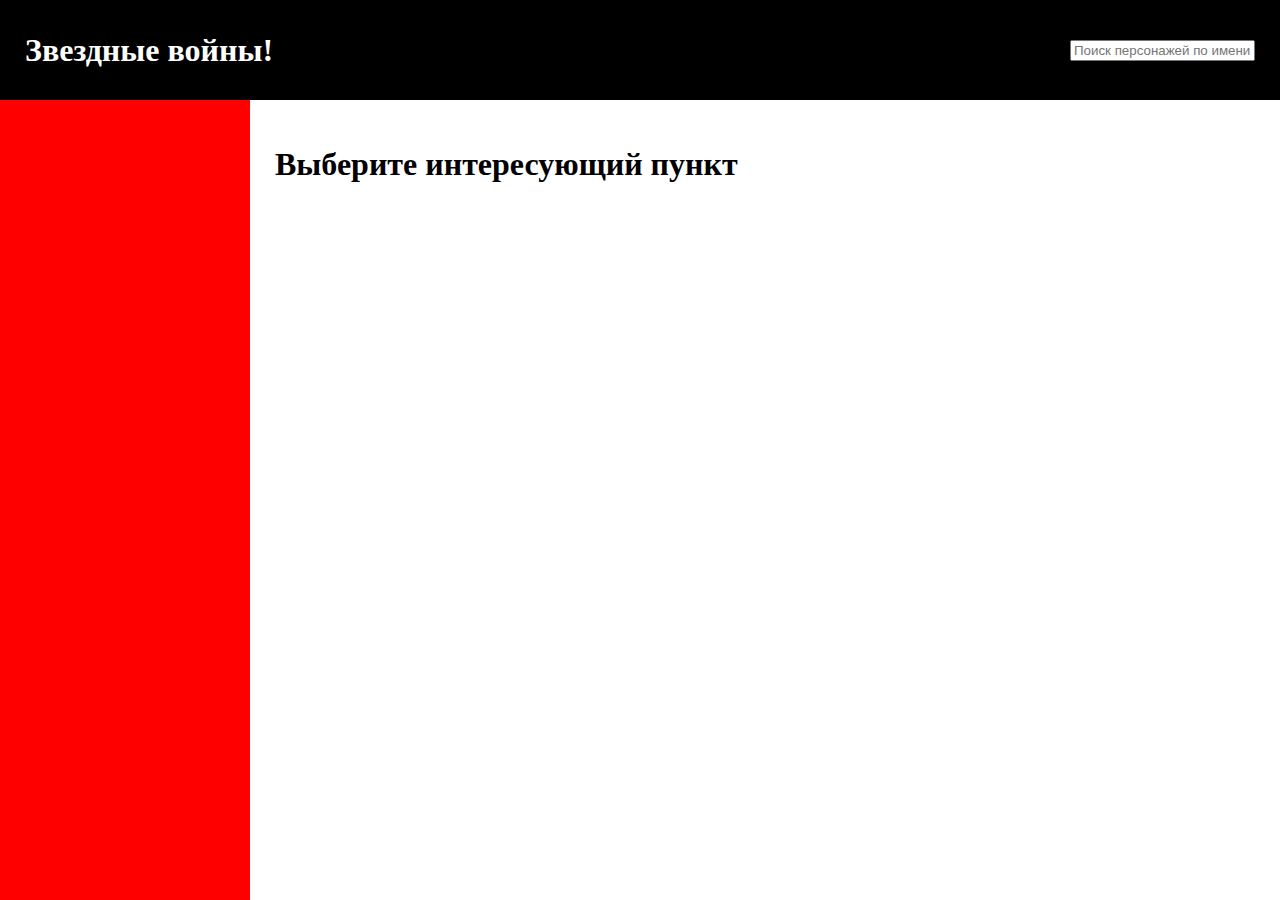
<file: index.html>
<!DOCTYPE html>
<html lang="en">

<head>
    <meta charset="UTF-8">
    <meta name="viewport" content="width=device-width, initial-scale=1.0">
    <meta http-equiv="X-UA-Compatible" content="ie=edge">
    <title>Start Wars</title>
    <link rel="stylesheet" href="./style.css">
</head>

<body>
    <header>
        <h1>Звездные войны!</h1>
        <form action="#">
            <input type="text" id="search" placeholder="Поиск персонажей по имени">
        </form>
    </header>
    <div class="wrapper">
        <aside>
            <ul id="main_sidebar">
            </ul>
        </aside>

        <section class="tab_container " id="tab_container">
            <h1>Выберите интересующий пункт</h1>

        </section>
    </div>

    <script src="./script.js"></script>
</body>

</html>
</file>
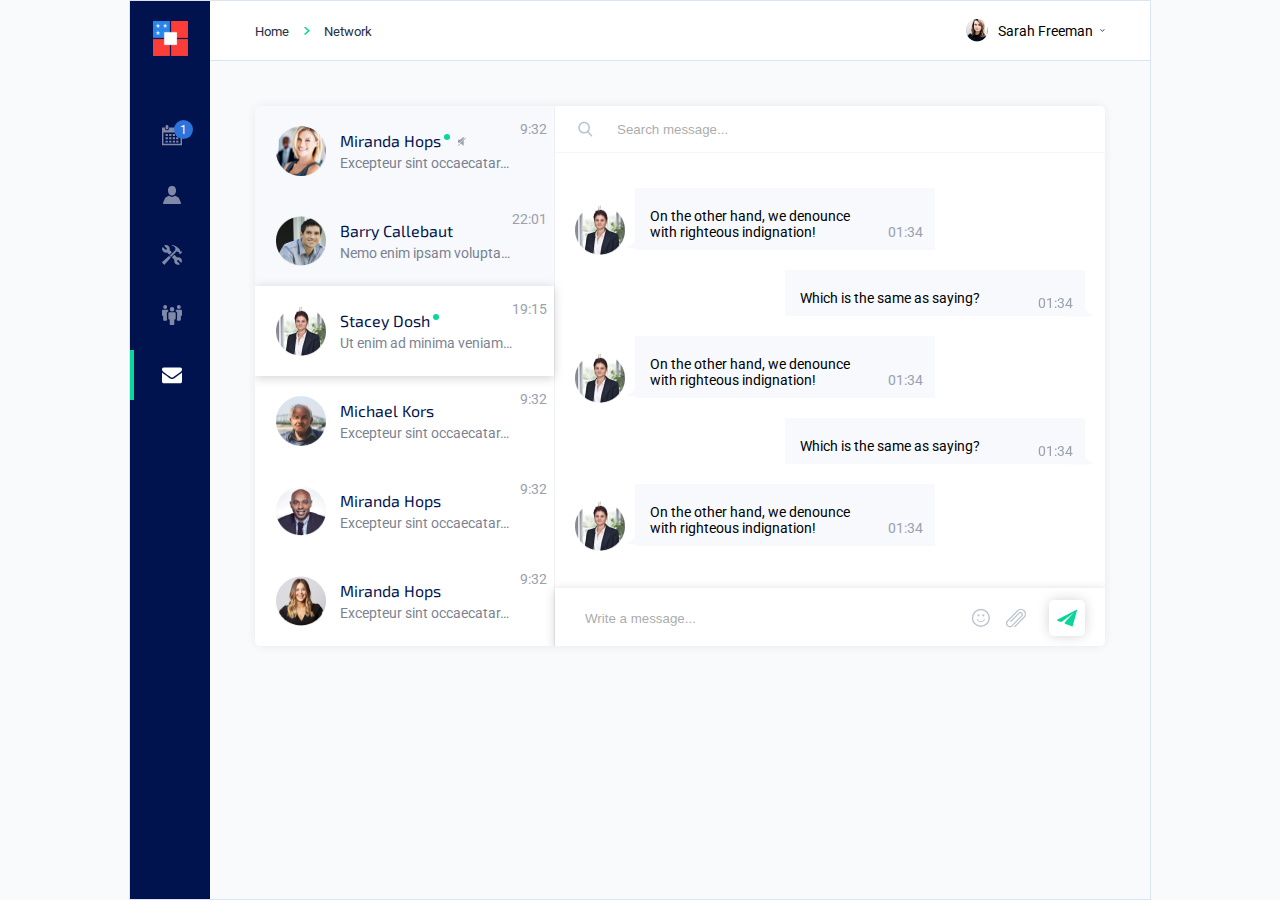
<file: new_messages/index.html>
<!DOCTYPE html>
<html lang="en">

<head>
	<meta charset="UTF-8">
	<title>Messenger</title>
	<link rel="stylesheet" href="css/main.css">
</head>

<body>
	<div class="wrapper">
		<aside class="sidebar">
			<a class="sidebar__logo" href="#"><img src="./img/logo.svg" alt="Logo"></a>
			<ul class="navigation">
				<li class="navigation__item navigation__item--notification">
					<a href="">
						<img src="./img/icon-3.svg" alt="Date">
						<span>1</span>
					</a>
				</li>
				<li class="navigation__item">
					<a href="#">
						<img src="./img/my_profile.svg" alt="profile">
					</a>
				</li>
				<li class="navigation__item">
					<a href="">
						<img src="./img/handyman-tools.svg" alt="tools">
					</a>
				</li>
				<li class="navigation__item">
					<a href="#">
						<img src="./img/team-2.svg" alt="">
					</a>
				</li>
				<li class="navigation__item navigation__item--active">
					<a href="#">
						<img src="./img/messages.svg" alt="message">
					</a>
				</li>
			</ul>
		</aside>
		<section class="main_content">
			<div class="main_content_top">
				<ul class="main_content_top__breadcrumb">
					<li><a href="#">Home</a></li>
					<li><a href="#">Network</a></li>
				</ul>
				<div class="main_content_top__profile">
					<img class="profile_avatar" src="./img/Oval2.1.png" alt="Avatar">
					<span class="profile_name">Sarah Freeman</span>
					<img class="profile_toggler" src="./img/ShapeShow.svg" alt="">
				</div>
			</div>

			<div class="main_content__message_block_wrapper">
				<div class="main_content__message_block">
					<ul class="friends_list">

						<li class="friends_list__item friends_list__item--online friends_list__item--mute friends_list__item--notification">
							<span class="friends_list__time time">9:32</span>
							<img src="./img/Oval2(1).png" alt="Photo" class="friends_list__photo">
							<span class="friends_list__name">
								Miranda Hops
								<span class="friends_list__mute">
									<img src="./img/Group_mute.svg" alt="">
								</span>
							</span>
							<p class="friends_list__message">Excepteur sint occaecatar…</p>
						</li>


						<li class="friends_list__item friends_list__item--notification">
							<span class="friends_list__time time">22:01</span>
							<img src="./img/Oval2.png" alt="Photo" class="friends_list__photo">
							<span class="friends_list__name">
								Barry Callebaut
								<span class="friends_list__mute">
									<img src="./img/Group_mute.svg" alt="">
								</span>
							</span>
							<p class="friends_list__message">Nemo enim ipsam volupta…</p>
						</li>


						<li class="friends_list__item friends_list__item--online friends_list__item--active">
							<span class="friends_list__time time">19:15</span>
							<img src="./img/Oval2(2).png" alt="Photo" class="friends_list__photo">
							<span class="friends_list__name">
								Stacey Dosh
								<span class="friends_list__mute">
									<img src="./img/Group_mute.svg" alt="">
								</span>
							</span>
							<p class="friends_list__message">Ut enim ad minima veniam…</p>
						</li>



						<li class="friends_list__item">
							<span class="friends_list__time time">9:32</span>
							<img src="./img/Oval2(3).png" alt="Photo" class="friends_list__photo">
							<span class="friends_list__name">
								Michael Kors
								<span class="friends_list__mute">
									<img src="./img/Group_mute.svg" alt="">
								</span>
							</span>
							<p class="friends_list__message">Excepteur sint occaecatar…</p>
						</li>



						<li class="friends_list__item">
							<span class="friends_list__time time">9:32</span>
							<img src="./img/Oval2(4).png" alt="Photo" class="friends_list__photo">
							<span class="friends_list__name">
								Miranda Hops
								<span class="friends_list__mute">
									<img src="./img/Group_mute.svg" alt="">
								</span>
							</span>
							<p class="friends_list__message">Excepteur sint occaecatar…</p>
						</li>


						<li class="friends_list__item ">
							<span class="friends_list__time time">9:32</span>
							<img src="./img/Oval2(5).png" alt="Photo" class="friends_list__photo">
							<span class="friends_list__name">
								Miranda Hops
								<span class="friends_list__mute">
									<img src="./img/Group_mute.svg" alt="">
								</span>
							</span>
							<p class="friends_list__message">Excepteur sint occaecatar…</p>
						</li>


					</ul>

					<div class="main_content__chat">
						<div class="chat__search">
							<form action="#">
								<button type="submit"></button>
								<input type="text" placeholder="Search message...">
							</form>
						</div>
						<div class="chat__main_block">
							<div class="chat_item chat_item--received">
								<img class="chat_item__photo" src="./img/Oval2(2).png" alt="">
								<div class="chat_item__message chat_item__message ">
									<p>On the other hand, we denounce with righteous indignation! </p>
									<span class="chat_item__time time">01:34</span>
								</div>
							</div>

							<div class="chat_item chat_item--send">
								<p class="chat_item__message">Which is the same as saying?</p>
								<span class="chat_item__time time">01:34</span>
							</div>

							<div class="chat_item chat_item--received">
								<img class="chat_item__photo" src="./img/Oval2(2).png" alt="">
								<div class="chat_item__message chat_item__message ">
									<p>On the other hand, we denounce with righteous indignation! </p>
									<span class="chat_item__time time">01:34</span>
								</div>
							</div>
							<div class="chat_item chat_item--send">
								<p class="chat_item__message">Which is the same as saying?</p>
								<span class="chat_item__time time">01:34</span>
							</div>


							<div class="chat_item chat_item--received">
								<img class="chat_item__photo" src="./img/Oval2(2).png" alt="">
								<div class="chat_item__message chat_item__message ">
									<p>On the other hand, we denounce with righteous indignation! </p>
									<span class="chat_item__time time">01:34</span>
								</div>
							</div>
							<p class="chat_item__date">Сообщения за 21.10.18</p>

							<div class="chat_item chat_item--send">
								<p class="chat_item__message">Which is the same as saying?</p>
								<span class="chat_item__time time">01:34</span>
							</div>

							<div class="chat_item chat_item--received">
								<img class="chat_item__photo" src="./img/Oval2(2).png" alt="">
								<div class="chat_item__message chat_item__message ">
									<p>On the other hand, we denounce with righteous indignation! </p>
									<span class="chat_item__time time">01:34</span>
								</div>
							</div>
							<div class="chat_item chat_item--send">
								<p class="chat_item__message">Which is the same as saying?</p>
								<span class="chat_item__time time">01:34</span>
							</div>


							<div class="chat_item chat_item--received">
								<img class="chat_item__photo" src="./img/Oval2(2).png" alt="">
								<div class="chat_item__message chat_item__message ">
									<p>On the other hand, we denounce with righteous indignation! </p>
									<span class="chat_item__time time">01:34</span>
								</div>
							</div>

							<p class="chat_item__date">Сообщения за 21.10.18</p>

							<div class="chat_item chat_item--send">
								<p class="chat_item__message">Which is the same as saying?</p>
								<span class="chat_item__time time">01:34</span>
							</div>

							<div class="chat_item chat_item--received">
								<img class="chat_item__photo" src="./img/Oval2(2).png" alt="">
								<div class="chat_item__message chat_item__message ">
									<p>On the other hand, we denounce with righteous indignation! </p>
									<span class="chat_item__time time">01:34</span>
								</div>
							</div>
							<div class="chat_item chat_item--send">
								<p class="chat_item__message">Which is the same as saying?</p>
								<span class="chat_item__time time">01:34</span>
							</div>

						</div>
						<div class="chat__write_message">
							<input type="text" placeholder="Write a message...">
							<div class="message_icons">
								<span class="message_icons__item">
									<img src="./img/Shape.svg" alt="">
								</span>
								<span class="message_icons__item">
									<img src="./img/Shape_(1).svg" alt="">
								</span>
								<span class="message_icons__item">
									<img src="./img/Shape_(3).svg" alt="">
								</span>
							</div>
						</div>
					</div>
				</div>
			</div>

		</section>
	</div>
</body>

</html>
</file>
<file: style.css>
* {
    box-sizing: border-box;
}
body {
    margin: 0px;
    color: #ffffff
}

header {
    display: flex;
    justify-content: space-between;
    align-items: center;
    height: 100px;
    padding: 0 25px; 
    background-color: #000000;
}

.wrapper {
    display: flex;
    justify-content: space-between;
    align-items: flex-start;
    height: calc(100vh - 100px);
    overflow: hidden;
}

aside {
    height: 100%;
}

#main_sidebar {
    height: 100%;
    width: 250px;
    margin: 0px;
    background-color: red;
    list-style: none;
    text-align: left;
    padding: 25px 0;
}

.main_sidebar__item {
    padding: 20px;
    cursor: pointer;
}

.main_sidebar__item:hover {
    transition: 0.5;
    background-color: rgba(0,0,0,0.5);
}

.main_sidebar__item--active {
    background-color: rgba(0,0,0,0.7);
}


.tab_container {
    width: calc(100% - 250px);
    height: 100%;
    overflow-y: scroll;
    display: flex;
    justify-content: space-between;
    align-items: flex-start;
    flex-wrap: wrap;
    padding: 25px;
    color: #000000;
}

.render_item {
    width: 49%;
    min-height: 350px;
    display: flex;
    justify-content: space-between;
    align-items: flex-start;
    flex-wrap: wrap;
    margin-bottom: 25px;
    padding: 10px;
    overflow: hidden;
    border: 1px solid #000000;
    border-radius: 10px;
    word-wrap: break-word;
}

.render_item--single {
    width: 100%;
}


.render_item__child {
    width: 50%;
    margin-bottom: 15px;
}

.render_item__child--link,
.render_item__child--recurse {
    width: 100%; 
    margin-bottom: 15px;
    font-weight: bold;
    cursor: pointer;
}


/* .tab {
    display: none;
    padding-top: 30px;
} */
</file>
<file: new_messages/css/main.css>
@import url("https://fonts.googleapis.com/css?family=Exo+2:500|Roboto");
* {
  -webkit-box-sizing: border-box;
          box-sizing: border-box; }

a {
  text-decoration: none; }

ul {
  padding: 0;
  list-style: none; }

p {
  margin: 0; }

input {
  border: 0;
  outline: 0;
  outline-offset: 0;
  color: #252F48;
  opacity: 0.6; }

body {
  margin: 0;
  padding: 0;
  font-size: 14px;
  font-family: "Roboto", sans-serif;
  background-color: #F9FAFC; }

.wrapper {
  min-height: 100vh;
  display: -webkit-box;
  display: -webkit-flex;
  display: -ms-flexbox;
  display: flex;
  -webkit-box-pack: justify;
  -webkit-justify-content: space-between;
      -ms-flex-pack: justify;
          justify-content: space-between;
  width: 1022px;
  margin: 0 auto;
  border: 1px solid #DAE4F2; }

.sidebar {
  width: 80px;
  display: -webkit-box;
  display: -webkit-flex;
  display: -ms-flexbox;
  display: flex;
  -webkit-box-align: center;
  -webkit-align-items: center;
      -ms-flex-align: center;
          align-items: center;
  -webkit-box-pack: start;
  -webkit-justify-content: flex-start;
      -ms-flex-pack: start;
          justify-content: flex-start;
  -webkit-box-orient: vertical;
  -webkit-box-direction: normal;
  -webkit-flex-direction: column;
      -ms-flex-direction: column;
          flex-direction: column;
  background-color: #01134E; }
  .sidebar__logo img {
    display: block;
    width: 35px;
    height: 35px;
    margin-top: 20px;
    margin-bottom: 40px; }

.navigation {
  width: 100%;
  display: -webkit-box;
  display: -webkit-flex;
  display: -ms-flexbox;
  display: flex;
  -webkit-box-align: center;
  -webkit-align-items: center;
      -ms-flex-align: center;
          align-items: center;
  -webkit-box-pack: start;
  -webkit-justify-content: flex-start;
      -ms-flex-pack: start;
          justify-content: flex-start;
  -webkit-box-orient: vertical;
  -webkit-box-direction: normal;
  -webkit-flex-direction: column;
      -ms-flex-direction: column;
          flex-direction: column; }
  .navigation__item {
    width: 100%;
    height: 50px;
    margin-bottom: 10px;
    border-left: 4px solid transparent;
    position: relative; }
    .navigation__item img {
      opacity: 0.5; }
    .navigation__item:hover {
      border-color: #0AD69C; }
      .navigation__item:hover img {
        opacity: 1; }
    .navigation__item--active {
      border-color: #0AD69C; }
      .navigation__item--active img {
        opacity: 1; }
    .navigation__item--notification span {
      width: 19px;
      height: 19px;
      display: -webkit-box;
      display: -webkit-flex;
      display: -ms-flexbox;
      display: flex;
      -webkit-box-pack: center;
      -webkit-justify-content: center;
          -ms-flex-pack: center;
              justify-content: center;
      -webkit-box-align: center;
      -webkit-align-items: center;
          -ms-flex-align: center;
              align-items: center;
      position: absolute;
      left: 40px;
      top: 10px;
      font-size: 12px;
      color: #ffffff;
      background-color: #2A74DB;
      -webkit-border-radius: 50%;
              border-radius: 50%; }
    .navigation__item a {
      display: -webkit-box;
      display: -webkit-flex;
      display: -ms-flexbox;
      display: flex;
      -webkit-box-pack: center;
      -webkit-justify-content: center;
          -ms-flex-pack: center;
              justify-content: center;
      -webkit-box-align: center;
      -webkit-align-items: center;
          -ms-flex-align: center;
              align-items: center;
      height: 100%;
      width: 100%; }

.main_content {
  width: -webkit-calc(100% - 80px);
  width: calc(100% - 80px); }
  .main_content_top {
    height: 60px;
    padding: 0 45px;
    display: -webkit-box;
    display: -webkit-flex;
    display: -ms-flexbox;
    display: flex;
    -webkit-box-pack: justify;
    -webkit-justify-content: space-between;
        -ms-flex-pack: justify;
            justify-content: space-between;
    -webkit-box-align: center;
    -webkit-align-items: center;
        -ms-flex-align: center;
            align-items: center;
    border-bottom: 1px solid #DAE4F2;
    background-color: #ffffff; }
    .main_content_top__breadcrumb {
      margin: 0;
      display: -webkit-box;
      display: -webkit-flex;
      display: -ms-flexbox;
      display: flex;
      -webkit-box-pack: start;
      -webkit-justify-content: flex-start;
          -ms-flex-pack: start;
              justify-content: flex-start;
      align-itms: center; }
      .main_content_top__breadcrumb li a {
        color: #252F48;
        font-size: 13px;
        line-height: 15px;
        padding-right: 25px;
        margin-right: 10px;
        position: relative; }
        .main_content_top__breadcrumb li a:after {
          content: '';
          display: block;
          position: absolute;
          width: 7px;
          height: 9px;
          right: 4px;
          top: 50%;
          -webkit-transform: translateY(-50%);
              -ms-transform: translateY(-50%);
                  transform: translateY(-50%);
          background-image: url(../img/Vector_brdcr.svg);
          background-position: center center;
          background-repeat: no-repeat; }
      .main_content_top__breadcrumb li:last-child a:after {
        display: none; }

.main_content_top__profile {
  display: -webkit-box;
  display: -webkit-flex;
  display: -ms-flexbox;
  display: flex;
  -webkit-box-pack: center;
  -webkit-justify-content: center;
      -ms-flex-pack: center;
          justify-content: center;
  -webkit-box-align: center;
  -webkit-align-items: center;
      -ms-flex-align: center;
          align-items: center;
  cursor: pointer; }

.profile_avatar {
  width: 22px;
  height: auto;
  display: inline-block;
  margin-right: 10px; }

.profile_toggler {
  width: 5px;
  height: auto;
  display: inline-block;
  margin-left: 7px; }

.main_content__message_block_wrapper {
  padding: 45px; }

.main_content__message_block {
  width: 100%;
  display: -webkit-box;
  display: -webkit-flex;
  display: -ms-flexbox;
  display: flex;
  -webkit-box-pack: justify;
  -webkit-justify-content: space-between;
      -ms-flex-pack: justify;
          justify-content: space-between;
  background-color: #ffffff;
  -webkit-border-radius: 5px;
          border-radius: 5px;
  -webkit-box-shadow: 0px 0px 12px -2px rgba(0, 0, 0, 0.1);
          box-shadow: 0px 0px 12px -2px rgba(0, 0, 0, 0.1);
  max-height: 540px;
  overflow: hidden; }

.friends_list {
  width: 300px;
  margin: 0;
  border-right: 1px solid #EDF0F4; }
  .friends_list__item {
    position: relative;
    display: -webkit-box;
    display: -webkit-flex;
    display: -ms-flexbox;
    display: flex;
    -webkit-align-content: center;
        -ms-flex-line-pack: center;
            align-content: center;
    -webkit-box-pack: start;
    -webkit-justify-content: flex-start;
        -ms-flex-pack: start;
            justify-content: flex-start;
    -webkit-flex-wrap: wrap;
        -ms-flex-wrap: wrap;
            flex-wrap: wrap;
    padding-left: 85px;
    padding-right: 35px;
    height: 90px;
    cursor: pointer; }
    .friends_list__item--active {
      -webkit-box-shadow: 0px 2px 10px 0px rgba(0, 0, 0, 0.18);
              box-shadow: 0px 2px 10px 0px rgba(0, 0, 0, 0.18); }
    .friends_list__item--mute .friends_list__mute {
      display: block;
      position: absolute;
      top: 50%;
      -webkit-transform: translateY(-50%);
          -ms-transform: translateY(-50%);
              transform: translateY(-50%);
      right: -25px; }
    .friends_list__item--notification {
      background-color: #F7F9FC; }
    .friends_list__item--online .friends_list__name {
      position: relative; }
      .friends_list__item--online .friends_list__name:after {
        content: '';
        display: block;
        width: 6px;
        height: 6px;
        position: absolute;
        right: -9px;
        top: 3px;
        -webkit-border-radius: 50%;
                border-radius: 50%;
        background-color: #0AD69C; }
  .friends_list__mute {
    display: none; }
  .friends_list__photo {
    position: absolute;
    width: 50px;
    height: 50px;
    top: 50%;
    -webkit-transform: translateY(-50%);
        -ms-transform: translateY(-50%);
            transform: translateY(-50%);
    left: 21px; }
  .friends_list__time {
    right: 7.5px;
    top: 15px; }
  .friends_list__name {
    font-size: 16px;
    font-family: "Exo 2", sans-serif;
    color: #01134E;
    position: relative; }
  .friends_list__message {
    margin-top: 5px;
    color: #252F48;
    height: 17px;
    max-width: 180px;
    width: 100%;
    -o-text-overflow: ellipsis;
       text-overflow: ellipsis;
    opacity: 0.6; }

.main_content__chat {
  width: -webkit-calc(100% - 300px);
  width: calc(100% - 300px);
  position: relative; }

.chat__search {
  height: 47px;
  border-bottom: 1px solid #F5F6F9; }
  .chat__search form {
    height: 100%;
    padding: 0 20px;
    display: -webkit-box;
    display: -webkit-flex;
    display: -ms-flexbox;
    display: flex;
    -webkit-box-align: center;
    -webkit-align-items: center;
        -ms-flex-align: center;
            align-items: center;
    -webkit-box-pack: start;
    -webkit-justify-content: flex-start;
        -ms-flex-pack: start;
            justify-content: flex-start; }
    .chat__search form input {
      width: 80%; }
    .chat__search form button {
      width: 20px;
      height: 20px;
      margin-right: 20px;
      border: 0;
      outline: 0;
      outline-offset: 0;
      cursor: pointer;
      background-color: transparent;
      background-image: url("../img/Shape_(2).svg");
      background-position: center center;
      background-repeat: no-repeat; }

.time {
  color: #9BA0AD;
  position: absolute; }

.chat__main_block {
  height: 435px;
  padding: 20px;
  display: -webkit-box;
  display: -webkit-flex;
  display: -ms-flexbox;
  display: flex;
  -webkit-flex-wrap: wrap;
      -ms-flex-wrap: wrap;
          flex-wrap: wrap;
  -webkit-box-pack: end;
  -webkit-justify-content: flex-end;
      -ms-flex-pack: end;
          justify-content: flex-end;
  overflow-y: scroll; }
  .chat__main_block::-webkit-scrollbar {
    width: 8px; }
  .chat__main_block::-webkit-scrollbar-track {
    background-color: #F7F9FC;
    -webkit-border-radius: 5px;
            border-radius: 5px; }
  .chat__main_block::-webkit-scrollbar-thumb {
    background-color: rgba(0, 0, 0, 0.1);
    -webkit-border-radius: 5px;
            border-radius: 5px;
    opacity: 0.1; }

.chat__write_message {
  height: 60px;
  display: -webkit-box;
  display: -webkit-flex;
  display: -ms-flexbox;
  display: flex;
  -webkit-box-pack: justify;
  -webkit-justify-content: space-between;
      -ms-flex-pack: justify;
          justify-content: space-between;
  -webkit-box-align: center;
  -webkit-align-items: center;
      -ms-flex-align: center;
          align-items: center;
  -webkit-box-shadow: 0px 2px 10px 0px rgba(0, 0, 0, 0.18);
          box-shadow: 0px 2px 10px 0px rgba(0, 0, 0, 0.18); }
  .chat__write_message input {
    width: 60%;
    padding-left: 30px; }

.message_icons {
  padding-right: 20px;
  display: -webkit-box;
  display: -webkit-flex;
  display: -ms-flexbox;
  display: flex;
  -webkit-box-pack: center;
  -webkit-justify-content: center;
      -ms-flex-pack: center;
          justify-content: center;
  -webkit-box-align: center;
  -webkit-align-items: center;
      -ms-flex-align: center;
          align-items: center; }
  .message_icons__item {
    width: 36px;
    height: 36px;
    display: -webkit-box;
    display: -webkit-flex;
    display: -ms-flexbox;
    display: flex;
    -webkit-box-pack: center;
    -webkit-justify-content: center;
        -ms-flex-pack: center;
            justify-content: center;
    -webkit-box-align: center;
    -webkit-align-items: center;
        -ms-flex-align: center;
            align-items: center;
    cursor: pointer;
    -webkit-border-radius: 5px;
            border-radius: 5px; }
    .message_icons__item:last-child {
      -webkit-box-shadow: 0px 0px 13px -1px rgba(0, 0, 0, 0.2);
              box-shadow: 0px 0px 13px -1px rgba(0, 0, 0, 0.2);
      margin: 0 0 0 15px; }

.chat_item {
  display: -webkit-box;
  display: -webkit-flex;
  display: -ms-flexbox;
  display: flex;
  -webkit-box-pack: start;
  -webkit-justify-content: flex-start;
      -ms-flex-pack: start;
          justify-content: flex-start;
  -webkit-box-align: end;
  -webkit-align-items: flex-end;
      -ms-flex-align: end;
          align-items: flex-end;
  width: 100%;
  margin-top: 15px;
  position: relative; }
  .chat_item__date {
    width: 100%;
    margin: 50px 0 35px 0;
    color: #9BA0AD;
    text-align: center; }
  .chat_item__photo {
    display: none;
    width: 50px;
    height: 50px; }
  .chat_item__message {
    width: 300px;
    padding: 20px 65px 10px 15px;
    margin-bottom: 5px;
    position: relative;
    background-color: #F7F9FC; }
    .chat_item__message:after {
      position: absolute;
      content: '';
      display: block;
      width: 25px;
      height: 25px;
      background-image: url("../img/Vector_after.svg");
      -webkit-background-size: cover;
              background-size: cover;
      background-position: center center;
      background-repeat: no-repeat; }
  .chat_item__time {
    right: 12.5px;
    bottom: 10px; }
  .chat_item--received .chat_item__photo {
    display: block;
    margin-right: 10px; }
  .chat_item--received .chat_item__message:after {
    left: -7.5px;
    bottom: 0px; }
  .chat_item--send .chat_item__message {
    margin-left: auto; }
    .chat_item--send .chat_item__message:after {
      bottom: -2px;
      right: -7px;
      -webkit-transform: rotateY(180deg);
              transform: rotateY(180deg); }
</file>
